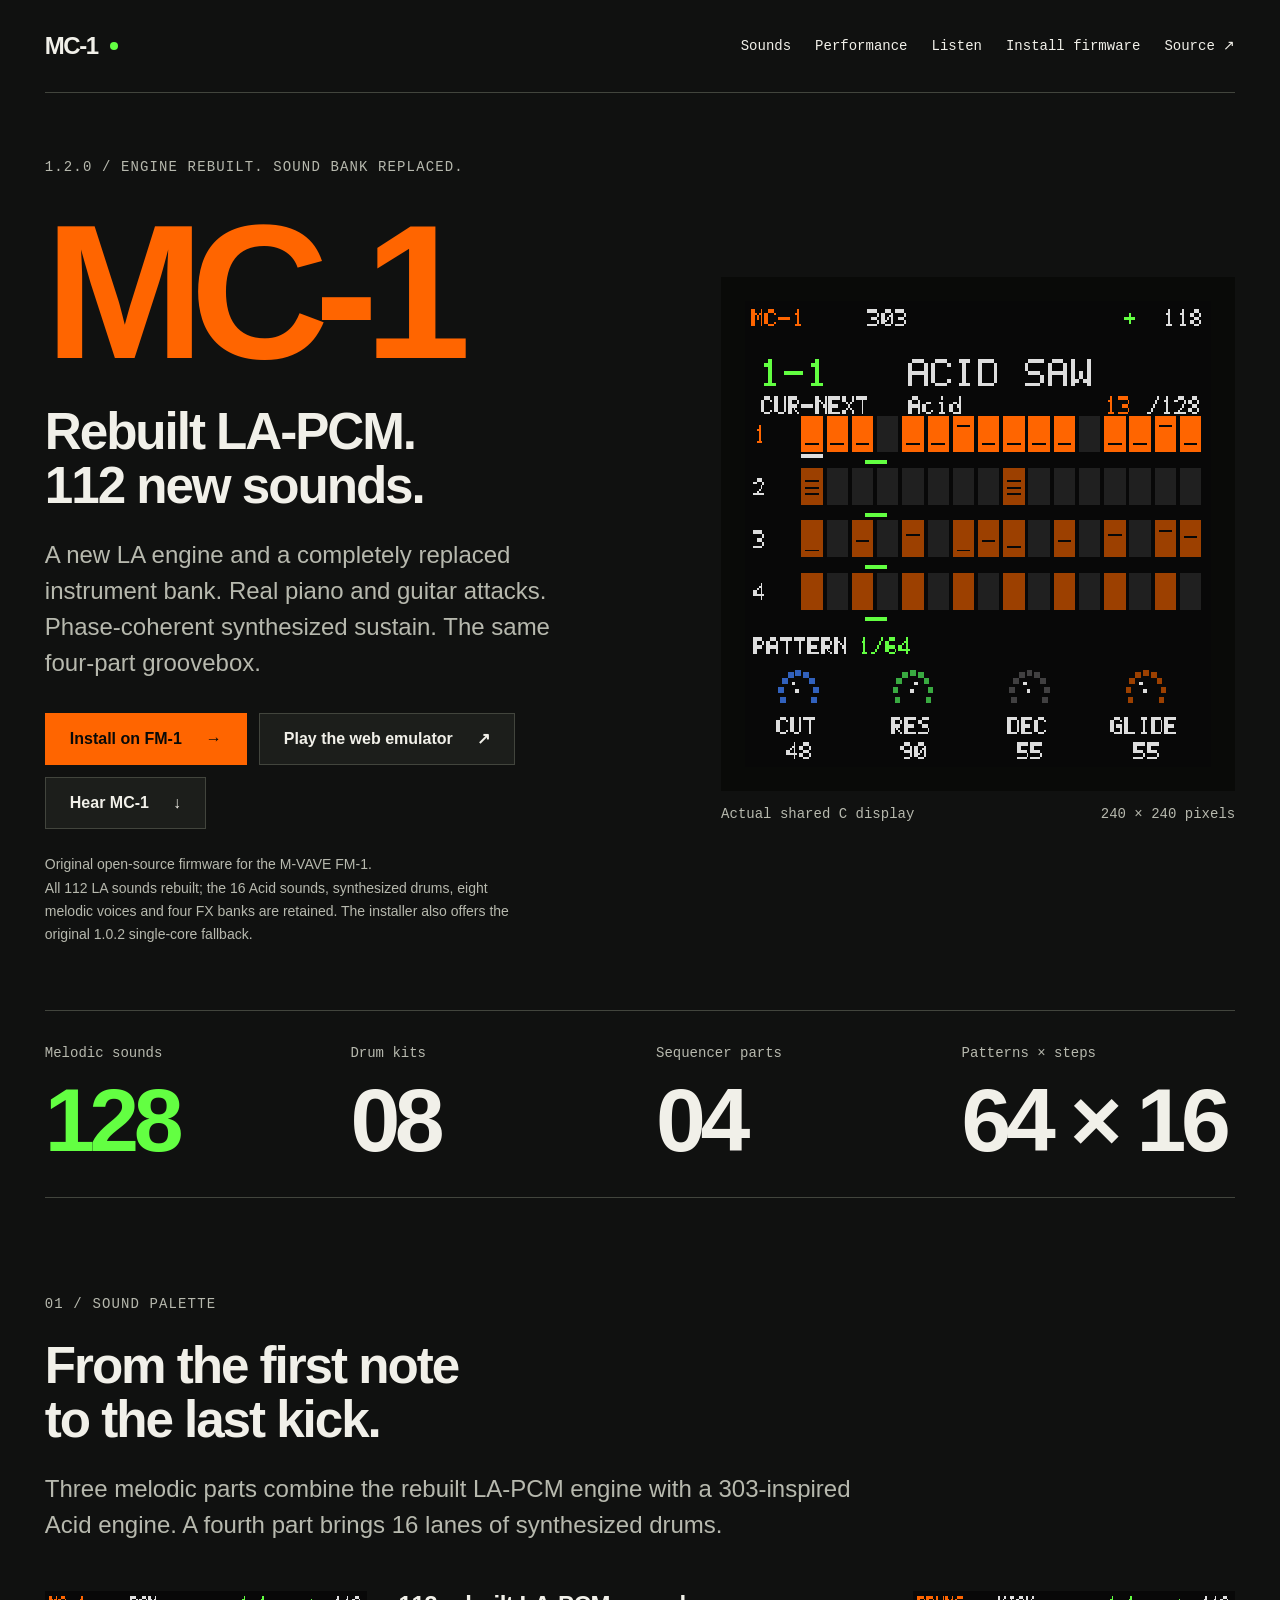
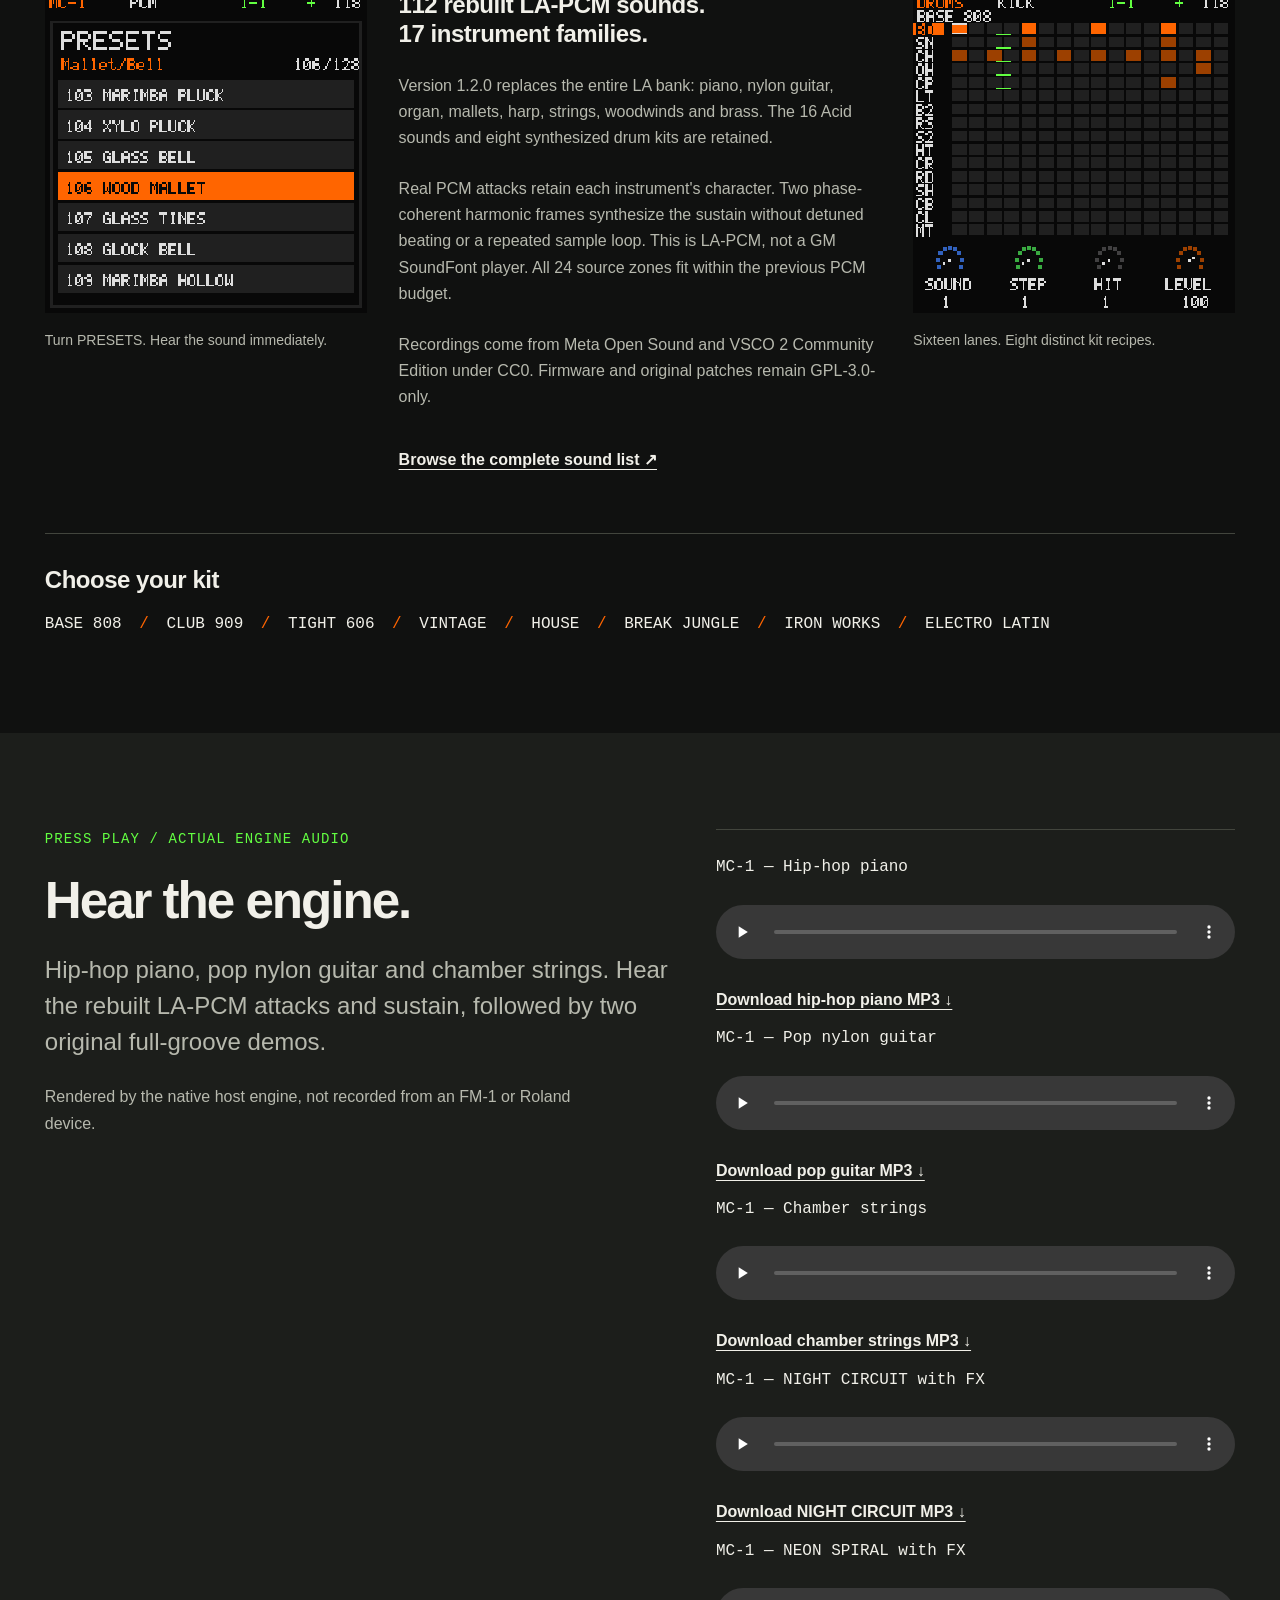
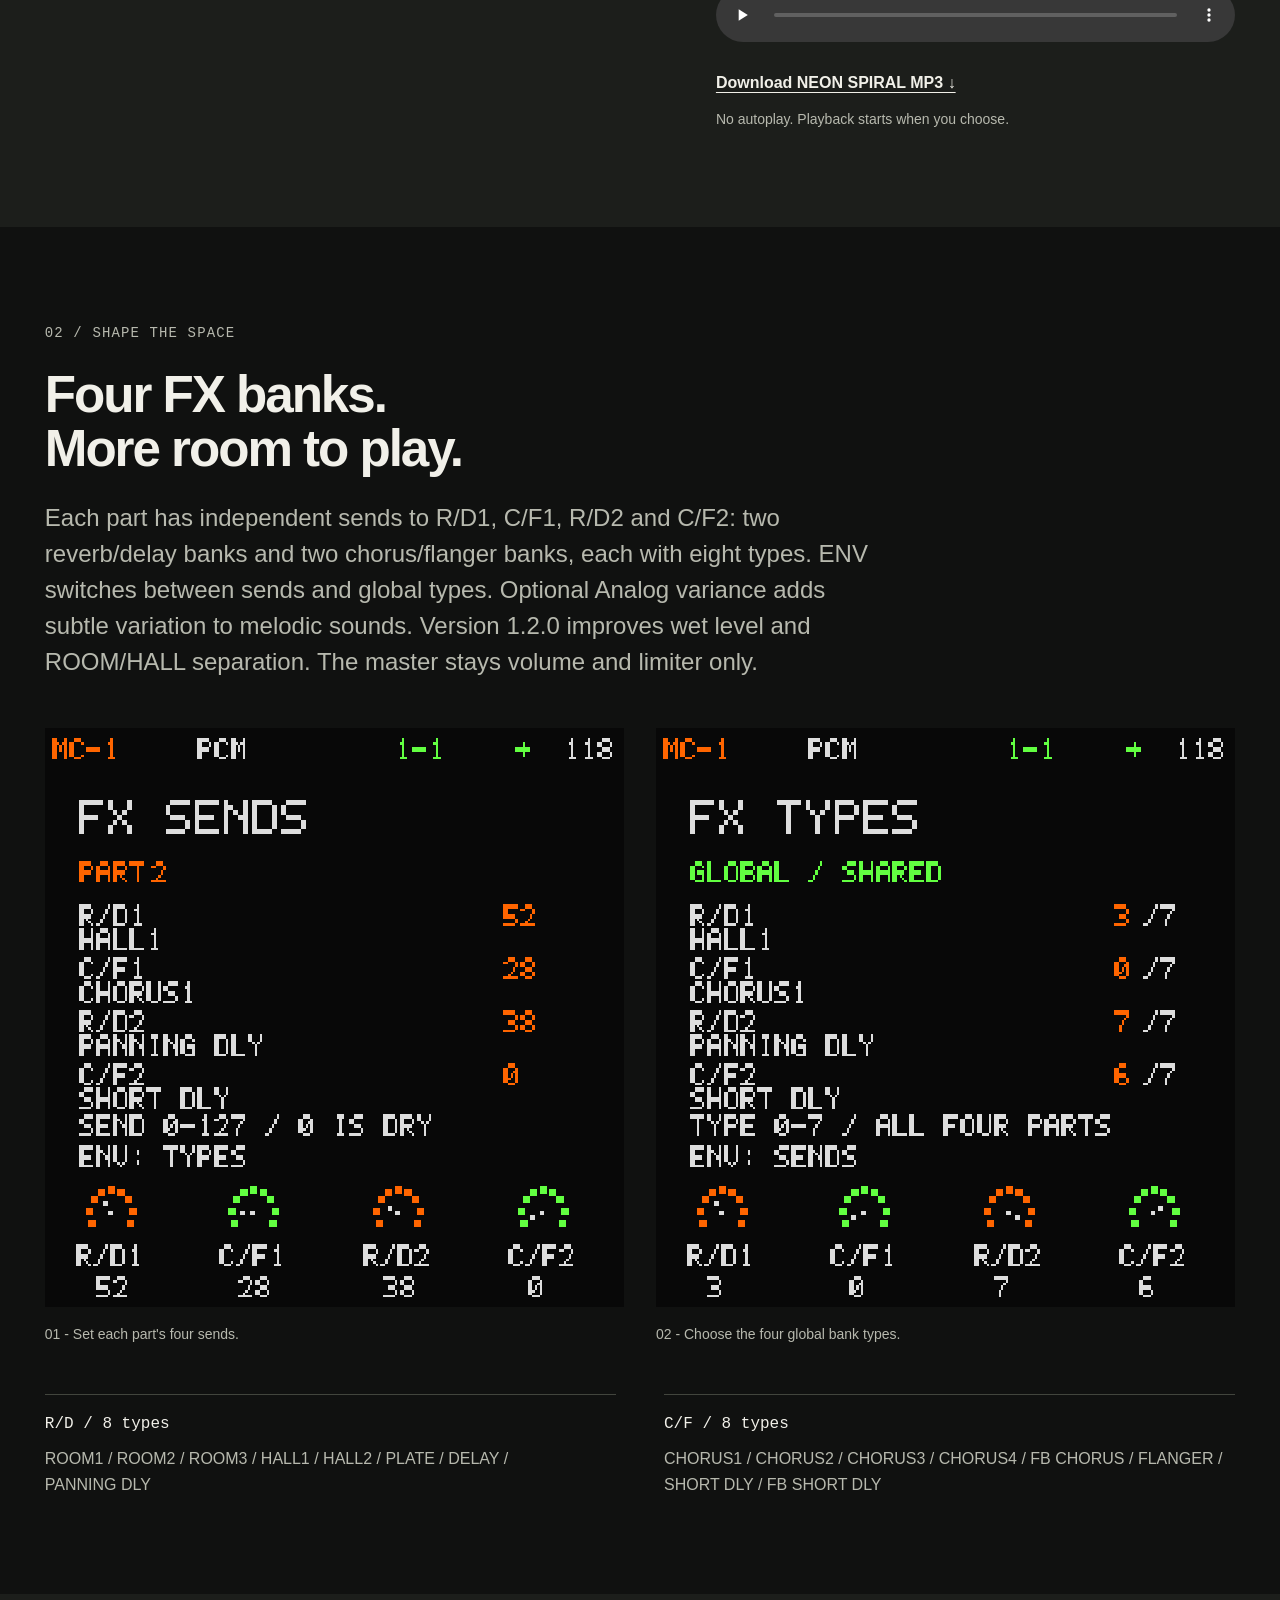
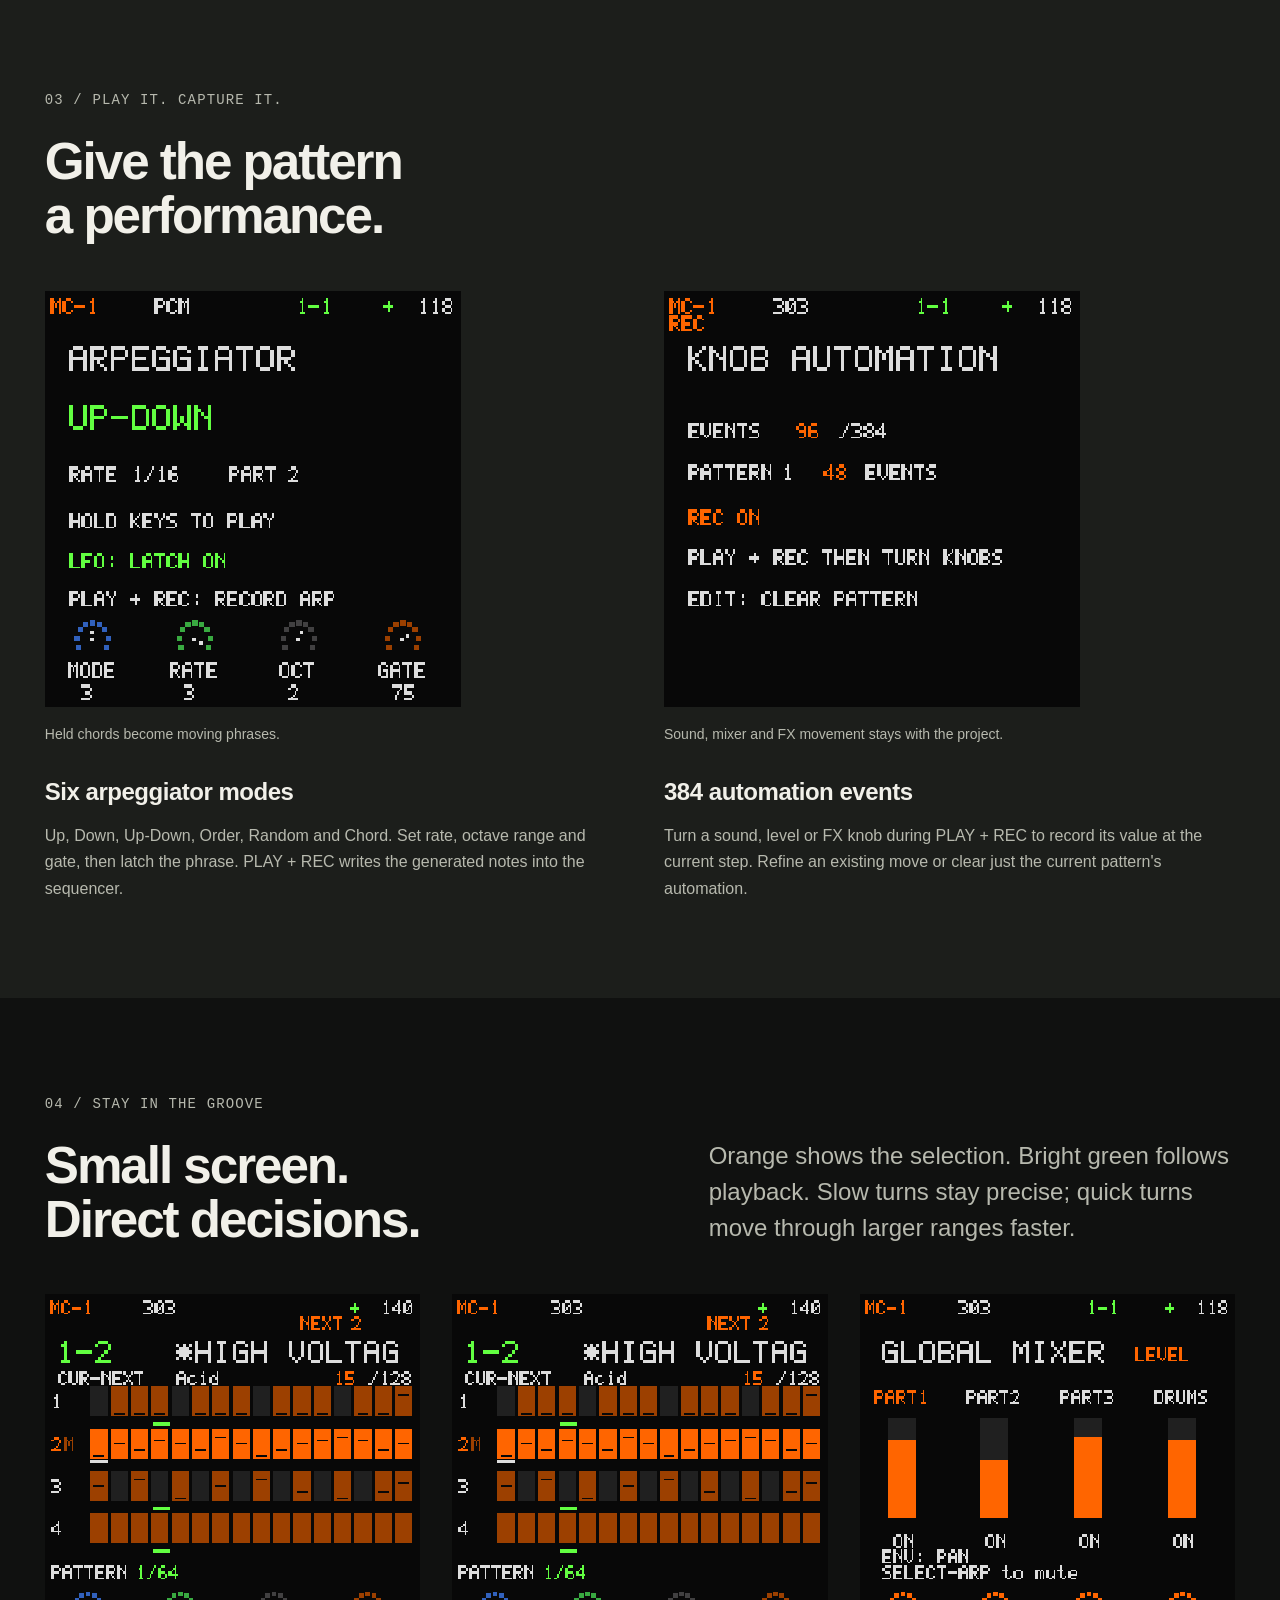
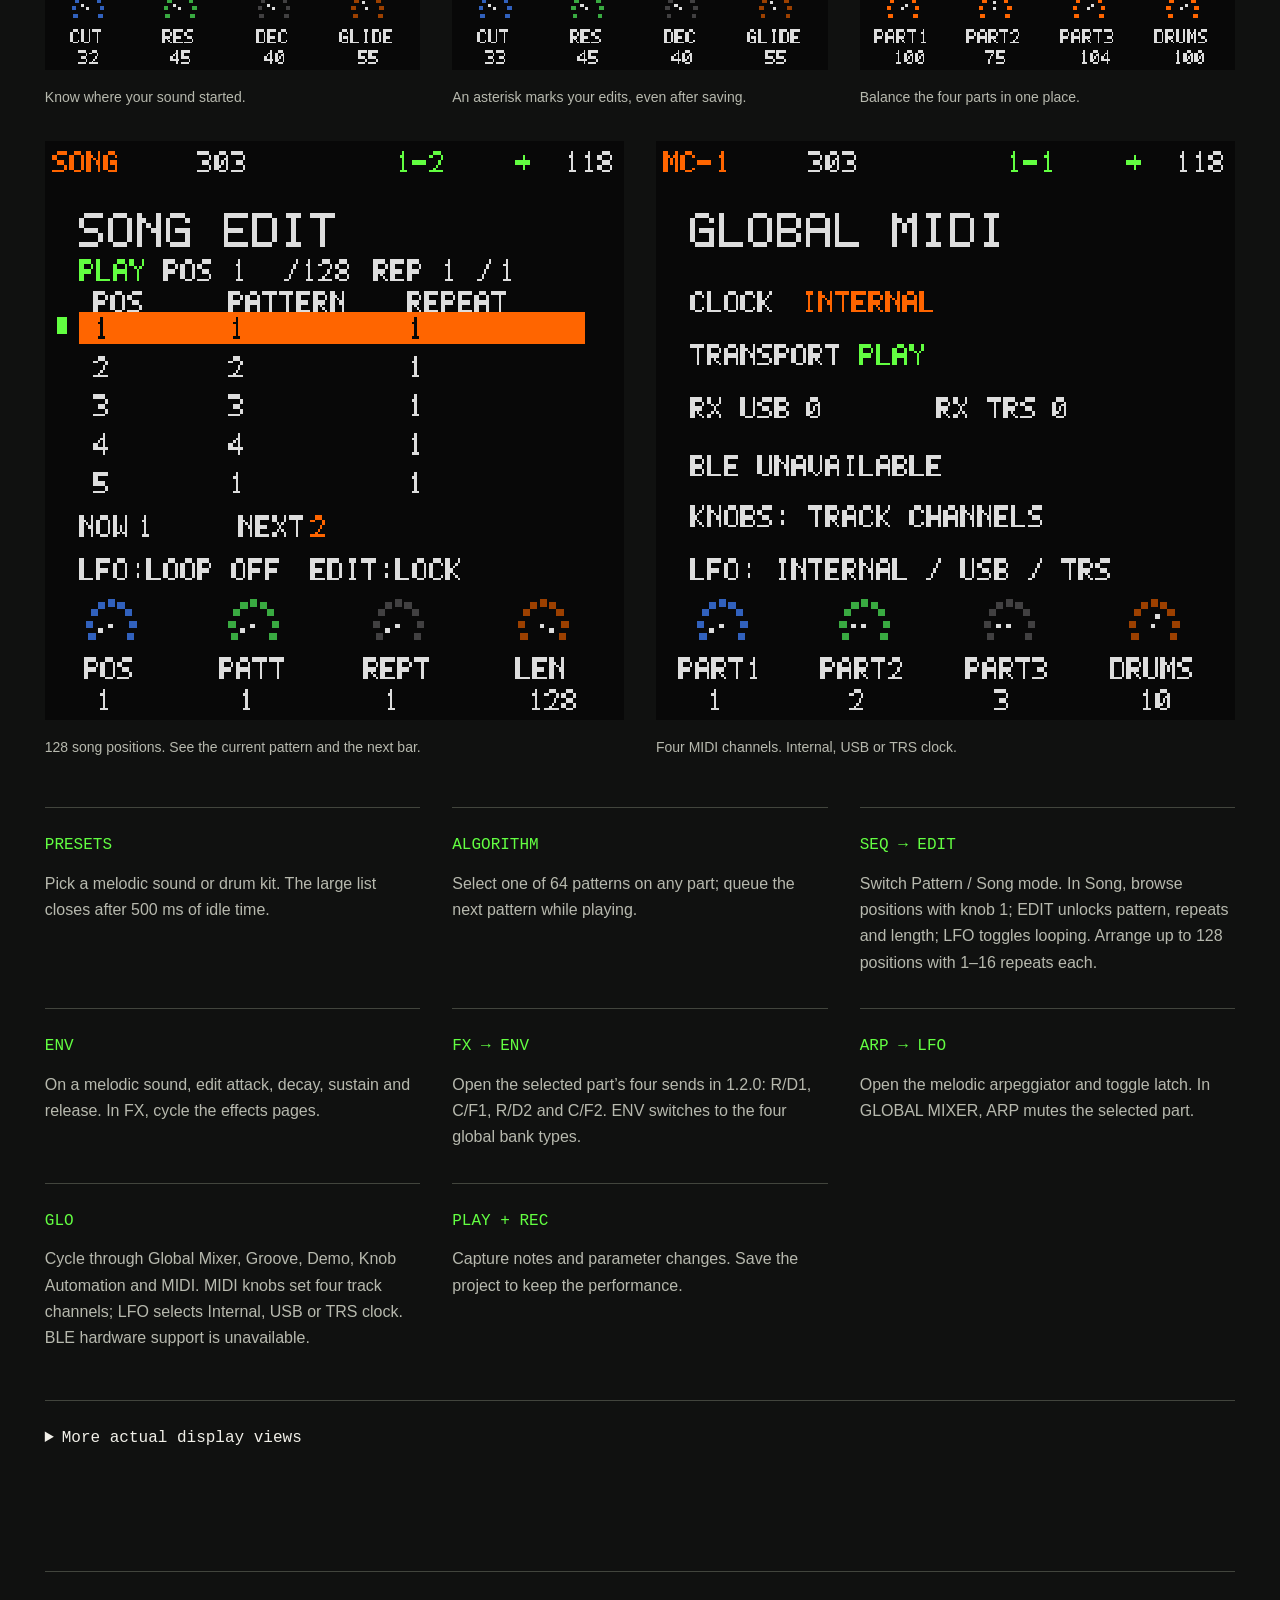
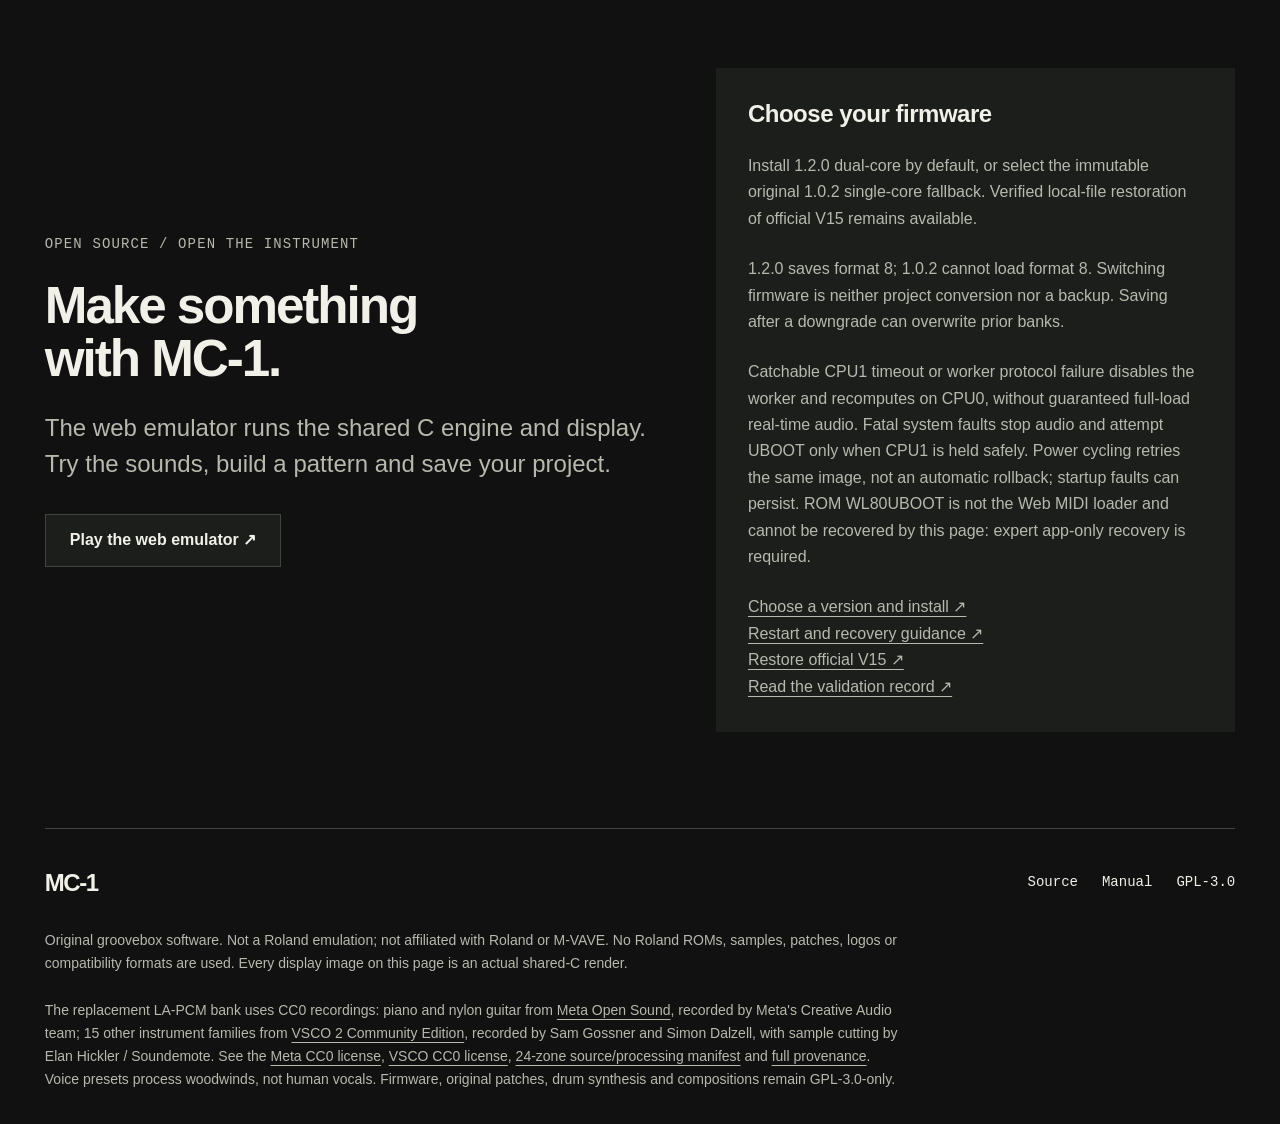
<file: site/index.html>
<!doctype html>
<!-- SPDX-License-Identifier: GPL-3.0-only -->
<html lang="en">
<head>
  <meta charset="utf-8">
  <meta name="viewport" content="width=device-width, initial-scale=1">
  <meta name="theme-color" content="#101110">
  <meta name="description" content="MC-1 1.2.0 rebuilds the LA-PCM engine and replaces all 112 LA sounds. Hear real piano and guitar attacks with phase-coherent synthesized sustain in an open-source FM-1 groovebox.">
  <meta property="og:title" content="MC-1 1.2.0 — Rebuilt LA-PCM. 112 new sounds.">
  <meta property="og:description" content="MC-1 1.2.0 replaces all 112 LA sounds with recorded attacks and phase-coherent synthesized sustain. Eight melodic voices, six drum voices and four FX banks remain. Original 1.0.2 single-core fallback available.">
  <meta property="og:type" content="website">
  <meta property="og:url" content="https://dspaudio.github.io/mc-1/">
  <meta property="og:image" content="https://dspaudio.github.io/mc-1/assets/screens/v1-home.png">
  <link rel="canonical" href="https://dspaudio.github.io/mc-1/">
  <link rel="icon" href="assets/favicon.svg" type="image/svg+xml">
  <link rel="stylesheet" href="styles.css?v=1.2.0">
  <title>MC-1 1.2.0 — Rebuilt LA-PCM. 112 new sounds.</title>
</head>
<body>
  <a class="skip" href="#main">Skip to content</a>
  <header class="masthead shell">
    <a class="wordmark" href="#main" aria-label="MC-1 home">MC-1<span class="status-dot" aria-hidden="true"></span></a>
    <nav aria-label="Main navigation">
      <a href="#sounds">Sounds</a><a href="#performance">Performance</a><a href="#listen">Listen</a><a href="install.html">Install firmware</a><a href="https://github.com/dspaudio/mc-1">Source ↗</a>
    </nav>
  </header>
  <main id="main">
    <section class="hero shell" aria-labelledby="hero-title">
      <div class="hero-copy">
        <p class="eyebrow">1.2.0 / Engine rebuilt. Sound bank replaced.</p>
        <h1 id="hero-title">MC-1</h1>
        <p class="hero-line">Rebuilt LA-PCM.<br>112 new sounds.</p>
        <p class="lead">A new LA engine and a completely replaced instrument bank. Real piano and guitar attacks. Phase-coherent synthesized sustain. The same four-part groovebox.</p>
        <div class="actions">
          <a class="button primary" href="install.html">Install on FM-1 <span aria-hidden="true">→</span></a>
          <a class="button secondary" href="https://dspaudio.github.io/mc-1-web/">Play the web emulator <span aria-hidden="true">↗</span></a>
          <a class="button secondary" href="#listen">Hear MC-1 <span aria-hidden="true">↓</span></a>
        </div>
        <p class="hero-note">Original open-source firmware for the M-VAVE FM-1.<br>All 112 LA sounds rebuilt; the 16 Acid sounds, synthesized drums, eight melodic voices and four FX banks are retained. The installer also offers the original 1.0.2 single-core fallback.</p>
      </div>
      <figure class="hero-screen">
        <div class="screen-frame"><img src="assets/screens/v1-home.png" width="240" height="240" fetchpriority="high" alt="Actual MC-1 display playing ACID SAW: four pattern rows, orange notes, green active steps and four sound controls."></div>
        <figcaption><span>Actual shared C display</span><span>240 × 240 pixels</span></figcaption>
      </figure>
    </section>

    <dl class="spec-strip shell" aria-label="At a glance">
      <div><dt>Melodic sounds</dt><dd>128</dd></div><div><dt>Drum kits</dt><dd>08</dd></div><div><dt>Sequencer parts</dt><dd>04</dd></div><div><dt>Patterns × steps</dt><dd>64 × 16</dd></div>
    </dl>

    <section id="sounds" class="section shell" aria-labelledby="sounds-title">
      <div class="section-heading"><p class="eyebrow">01 / Sound palette</p><h2 id="sounds-title">From the first note<br>to the last kick.</h2><p class="lead">Three melodic parts combine the rebuilt LA-PCM engine with a 303-inspired Acid engine. A fourth part brings 16 lanes of synthesized drums.</p></div>
      <div class="sound-layout">
        <figure class="screen-figure"><img src="assets/screens/v1-presets.png" width="240" height="240" loading="lazy" alt="Actual MC-1 PRESETS browser with WOOD MALLET selected in orange, number 106 of 128."><figcaption>Turn PRESETS. Hear the sound immediately.</figcaption></figure>
        <div class="sound-copy"><h3>112 rebuilt LA-PCM sounds.<br>17 instrument families.</h3><p>Version 1.2.0 replaces the entire LA bank: piano, nylon guitar, organ, mallets, harp, strings, woodwinds and brass. The 16 Acid sounds and eight synthesized drum kits are retained.</p><p>Real PCM attacks retain each instrument's character. Two phase-coherent harmonic frames synthesize the sustain without detuned beating or a repeated sample loop. This is LA-PCM, not a GM SoundFont player. All 24 source zones fit within the previous PCM budget.</p><p>Recordings come from Meta Open Sound and VSCO 2 Community Edition under CC0. Firmware and original patches remain GPL-3.0-only.</p><a class="text-link" href="https://github.com/dspaudio/mc-1/blob/main/docs/PRESETS.md">Browse the complete sound list ↗</a></div>
        <figure class="screen-figure"><img src="assets/screens/v1-drums.png" width="240" height="240" loading="lazy" alt="Actual MC-1 drum grid with kit, lane controls and active playback."><figcaption>Sixteen lanes. Eight distinct kit recipes.</figcaption></figure>
      </div>
      <div class="kit-line"><h3>Choose your kit</h3><p><span class="keep-together">BASE 808 <span>/</span></span> <span class="keep-together">CLUB 909 <span>/</span></span> <span class="keep-together">TIGHT 606 <span>/</span></span> <span class="keep-together">VINTAGE <span>/</span></span> <span class="keep-together">HOUSE <span>/</span></span> <span class="keep-together">BREAK JUNGLE <span>/</span></span> <span class="keep-together">IRON WORKS <span>/</span></span> <span class="keep-together">ELECTRO LATIN</span></p></div>
    </section>

    <section id="listen" class="listening section" aria-labelledby="listen-title">
      <div class="shell listening-grid">
        <div><p class="eyebrow">Press play / Actual engine audio</p><h2 id="listen-title">Hear the engine.</h2><p class="lead">Hip-hop piano, pop nylon guitar and chamber strings. Hear the rebuilt LA-PCM attacks and sustain, followed by two original full-groove demos.</p><p>Rendered by the native host engine, not recorded from an FM-1 or Roland device.</p></div>
        <div class="audio-block">
          <p class="audio-label" id="hiphop-title">MC-1 — Hip-hop piano</p><audio controls preload="none" aria-labelledby="hiphop-title"><source src="audio/mc-1-hip-hop-piano.mp3?v=1.2.0" type="audio/mpeg">Use the MP3 download below.</audio><a class="text-link" href="audio/mc-1-hip-hop-piano.mp3?v=1.2.0" download>Download hip-hop piano MP3 ↓</a>
          <p class="audio-label" id="pop-title">MC-1 — Pop nylon guitar</p><audio controls preload="none" aria-labelledby="pop-title"><source src="audio/mc-1-pop-guitar.mp3?v=1.2.0" type="audio/mpeg">Use the MP3 download below.</audio><a class="text-link" href="audio/mc-1-pop-guitar.mp3?v=1.2.0" download>Download pop guitar MP3 ↓</a>
          <p class="audio-label" id="strings-title">MC-1 — Chamber strings</p><audio controls preload="none" aria-labelledby="strings-title"><source src="audio/mc-1-chamber-strings.mp3?v=1.2.0" type="audio/mpeg">Use the MP3 download below.</audio><a class="text-link" href="audio/mc-1-chamber-strings.mp3?v=1.2.0" download>Download chamber strings MP3 ↓</a>
          <p class="audio-label" id="night-audio-title">MC-1 — NIGHT CIRCUIT with FX</p><audio controls preload="none" aria-labelledby="night-audio-title"><source src="audio/mc-1-night-circuit-fx.mp3?v=1.2.0" type="audio/mpeg">Your browser does not support embedded audio. Use the MP3 download below.</audio><a class="text-link" href="audio/mc-1-night-circuit-fx.mp3?v=1.2.0" download>Download NIGHT CIRCUIT MP3 ↓</a>
          <p class="audio-label" id="audio-title">MC-1 — NEON SPIRAL with FX</p><audio controls preload="none" aria-labelledby="audio-title"><source src="audio/mc-1-neon-spiral-fx.mp3?v=1.2.0" type="audio/mpeg">Your browser does not support embedded audio. Use the MP3 download below.</audio><a class="text-link" href="audio/mc-1-neon-spiral-fx.mp3?v=1.2.0" download>Download NEON SPIRAL MP3 ↓</a><p class="small">No autoplay. Playback starts when you choose.</p>
        </div>
      </div>
    </section>

    <section class="section shell" aria-labelledby="fx-title">
      <div class="section-heading wide"><p class="eyebrow">02 / Shape the space</p><h2 id="fx-title">Four FX banks.<br>More room to play.</h2><p class="lead">Each part has independent sends to R/D1, C/F1, R/D2 and C/F2: two reverb/delay banks and two chorus/flanger banks, each with eight types. ENV switches between sends and global types. Optional Analog variance adds subtle variation to melodic sounds. Version 1.2.0 improves wet level and ROOM/HALL separation. The master stays volume and limiter only.</p></div>
      <div class="screen-grid two">
        <figure class="screen-figure"><img src="assets/screens/v1-fx-sends.png" width="240" height="240" loading="lazy" alt="Actual MC-1 FX SENDS page with four independent bank amounts for the selected part."><figcaption>01 - Set each part's four sends.</figcaption></figure>
        <figure class="screen-figure"><img src="assets/screens/v1-fx-types.png" width="240" height="240" loading="lazy" alt="Actual MC-1 FX TYPES page selecting the four shared R/D and C/F algorithms."><figcaption>02 - Choose the four global bank types.</figcaption></figure>
      </div>
      <dl class="effects-list"><div><dt>R/D / 8 types</dt><dd><span class="keep-together">ROOM1 /</span> <span class="keep-together">ROOM2 /</span> <span class="keep-together">ROOM3 /</span> <span class="keep-together">HALL1 /</span> <span class="keep-together">HALL2 /</span> <span class="keep-together">PLATE /</span> <span class="keep-together">DELAY /</span> <span class="keep-together">PANNING DLY</span></dd></div><div><dt>C/F / 8 types</dt><dd><span class="keep-together">CHORUS1 /</span> <span class="keep-together">CHORUS2 /</span> <span class="keep-together">CHORUS3 /</span> <span class="keep-together">CHORUS4 /</span> <span class="keep-together">FB CHORUS /</span> <span class="keep-together">FLANGER /</span> <span class="keep-together">SHORT DLY /</span> <span class="keep-together">FB SHORT DLY</span></dd></div></dl>
    </section>

    <section id="performance" class="performance section" aria-labelledby="performance-title">
      <div class="shell">
        <div class="section-heading"><p class="eyebrow">03 / Play it. Capture it.</p><h2 id="performance-title">Give the pattern<br>a performance.</h2></div>
        <div class="performance-grid">
          <article><figure class="screen-figure"><img src="assets/screens/v1-arp.png" width="240" height="240" loading="lazy" alt="Actual MC-1 arpeggiator with mode, rate, octave range and gate controls."><figcaption>Held chords become moving phrases.</figcaption></figure><h3>Six arpeggiator modes</h3><p>Up, Down, Up-Down, Order, Random and Chord. Set rate, octave range and gate, then latch the phrase. PLAY + REC writes the generated notes into the sequencer.</p></article>
          <article><figure class="screen-figure"><img src="assets/screens/v1-automation.png" width="240" height="240" loading="lazy" alt="Actual MC-1 KNOB AUTOMATION display with project capacity and current-pattern usage."><figcaption>Sound, mixer and FX movement stays with the project.</figcaption></figure><h3>384 automation events</h3><p>Turn a sound, level or FX knob during PLAY + REC to record its value at the current step. Refine an existing move or clear just the current pattern's automation.</p></article>
        </div>
      </div>
    </section>

    <section class="section shell" aria-labelledby="workflow-title">
      <div class="workflow-heading"><div><p class="eyebrow">04 / Stay in the groove</p><h2 id="workflow-title">Small screen.<br>Direct decisions.</h2></div><p class="lead">Orange shows the selection. Bright green follows playback. Slow turns stay precise; quick turns move through larger ranges faster.</p></div>
      <div class="screen-grid three">
        <figure class="screen-figure"><img src="assets/screens/neon-spiral-origin.png" width="240" height="240" loading="lazy" alt="NEON SPIRAL demo sound retaining its source preset name on the home display."><figcaption>Know where your sound started.</figcaption></figure>
        <figure class="screen-figure"><img src="assets/screens/preset-origin-star.png" width="240" height="240" loading="lazy" alt="An edited sound showing its original preset name with an asterisk."><figcaption>An asterisk marks your edits, even after saving.</figcaption></figure>
        <figure class="screen-figure"><img src="assets/screens/v1-mixer.png" width="240" height="240" loading="lazy" alt="Actual MC-1 GLOBAL MIXER display with four part levels."><figcaption>Balance the four parts in one place.</figcaption></figure>
      </div>
      <div class="screen-grid two">
        <figure class="screen-figure"><img src="assets/screens/v1-song.png" width="240" height="240" loading="lazy" alt="Actual MC-1 SONG EDIT page with position, pattern, repeat and length controls."><figcaption>128 song positions. See the current pattern and the next bar.</figcaption></figure>
        <figure class="screen-figure"><img src="assets/screens/v1-midi.png" width="240" height="240" loading="lazy" alt="Actual MC-1 GLOBAL MIDI display with Internal clock, receive counters, four track channels and BLE unavailable."><figcaption>Four MIDI channels. Internal, USB or TRS clock.</figcaption></figure>
      </div>
      <dl class="control-guide"><div><dt>PRESETS</dt><dd>Pick a melodic sound or drum kit. The large list closes after 500 ms of idle time.</dd></div><div><dt>ALGORITHM</dt><dd>Select one of 64 patterns on any part; queue the next pattern while playing.</dd></div><div><dt>SEQ → EDIT</dt><dd>Switch Pattern / Song mode. In Song, browse positions with knob 1; EDIT unlocks pattern, repeats and length; LFO toggles looping. Arrange up to 128 positions with 1–16 repeats each.</dd></div><div><dt>ENV</dt><dd>On a melodic sound, edit attack, decay, sustain and release. In FX, cycle the effects pages.</dd></div><div><dt>FX → ENV</dt><dd>Open the selected part’s four sends in 1.2.0: R/D1, C/F1, R/D2 and C/F2. ENV switches to the four global bank types.</dd></div><div><dt>ARP → LFO</dt><dd>Open the melodic arpeggiator and toggle latch. In GLOBAL MIXER, ARP mutes the selected part.</dd></div><div><dt>GLO</dt><dd>Cycle through Global Mixer, Groove, Demo, Knob Automation and MIDI. MIDI knobs set four track channels; LFO selects Internal, USB or TRS clock. BLE hardware support is unavailable.</dd></div><div><dt>PLAY + REC</dt><dd>Capture notes and parameter changes. Save the project to keep the performance.</dd></div></dl>
      <details class="extra-screens"><summary>More actual display views</summary><div class="screen-grid two"><figure class="screen-figure"><img src="assets/screens/arp-off.png" width="240" height="240" loading="lazy" alt="The arpeggiator page with mode set to OFF."><figcaption>ARP off — ordinary live playing.</figcaption></figure><figure class="screen-figure"><img src="assets/screens/automation-pattern-cleared.png" width="240" height="240" loading="lazy" alt="Automation page after clearing the current pattern's recorded knob movements."><figcaption>Clear one pattern while retaining the rest.</figcaption></figure></div></details>
    </section>

    <section class="closing section shell" aria-labelledby="try-title"><div><p class="eyebrow">Open source / Open the instrument</p><h2 id="try-title">Make something<br>with MC-1.</h2><p class="lead">The web emulator runs the shared C engine and display. Try the sounds, build a pattern and save your project.</p><a class="button secondary" href="https://dspaudio.github.io/mc-1-web/">Play the web emulator ↗</a></div><aside class="release-note" aria-labelledby="release-title"><h3 id="release-title">Choose your firmware</h3><p>Install 1.2.0 dual-core by default, or select the immutable original 1.0.2 single-core fallback. Verified local-file restoration of official V15 remains available.</p><p>1.2.0 saves format 8; 1.0.2 cannot load format 8. Switching firmware is neither project conversion nor a backup. Saving after a downgrade can overwrite prior banks.</p><p>Catchable CPU1 timeout or worker protocol failure disables the worker and recomputes on CPU0, without guaranteed full-load real-time audio. Fatal system faults stop audio and attempt UBOOT only when CPU1 is held safely. Power cycling retries the same image, not an automatic rollback; startup faults can persist. ROM WL80UBOOT is not the Web MIDI loader and cannot be recovered by this page: expert app-only recovery is required.</p><p><a href="install.html">Choose a version and install ↗</a><br><a href="install.html#recovery-title">Restart and recovery guidance ↗</a><br><a href="install.html#restore-title">Restore official V15 ↗</a><br><a href="https://github.com/dspaudio/mc-1/blob/main/docs/VALIDATION.md">Read the validation record ↗</a></p></aside></section>
  </main>
  <footer class="footer shell">
    <div class="footer-top"><a class="wordmark" href="#main">MC-1</a><nav aria-label="Project resources"><a href="https://github.com/dspaudio/mc-1">Source</a><a href="https://github.com/dspaudio/mc-1/blob/main/README.md">Manual</a><a href="https://github.com/dspaudio/mc-1/blob/main/LICENSE">GPL-3.0</a></nav></div>
    <p>Original groovebox software. Not a Roland emulation; not affiliated with Roland or M-VAVE. No Roland ROMs, samples, patches, logos or compatibility formats are used. Every display image on this page is an actual shared-C render.</p>
    <p>The replacement LA-PCM bank uses CC0 recordings: piano and nylon guitar from <a href="https://github.com/facebookincubator/Meta-open-sound">Meta Open Sound</a>, recorded by Meta's Creative Audio team; 15 other instrument families from <a href="https://github.com/sgossner/VSCO-2-CE">VSCO 2 Community Edition</a>, recorded by Sam Gossner and Simon Dalzell, with sample cutting by Elan Hickler / Soundemote. See the <a href="licenses/CC0-Meta.txt">Meta CC0 license</a>, <a href="licenses/CC0-VSCO.txt">VSCO CC0 license</a>, <a href="hybrid-samples.json">24-zone source/processing manifest</a> and <a href="NOTICE.md">full provenance</a>. Voice presets process woodwinds, not human vocals. Firmware, original patches, drum synthesis and compositions remain GPL-3.0-only.</p>
  </footer>
</body>
</html>
</file>
<file: site/styles.css>
/* SPDX-License-Identifier: GPL-3.0-only */
:root {
  color-scheme: dark;
  --bg: #101110; --panel: #1c1e1b; --ink: #f1f0e9; --muted: #b7b9ae;
  --line: #42453d; --orange: #ff6500; --green: #63ff42; --black: #090a08;
  --s1: .25rem; --s2: .5rem; --s3: .75rem; --s4: 1rem; --s6: 1.5rem;
  --s8: 2rem; --s12: 3rem; --s16: 4rem; --s24: 6rem;
  --body: 1rem; --small: .875rem; --h3: 1.5rem;
  --mono: ui-monospace, SFMono-Regular, Consolas, monospace;
  --measure: 62ch; --content: 80rem;
}
* { box-sizing: border-box; }
body { margin: 0; background: var(--bg); color: var(--ink); font: var(--body)/1.65 Arial, Helvetica, sans-serif; }
a { color: inherit; text-underline-offset: .25em; }
a:hover { text-decoration-thickness: .15em; }
a:active { opacity: .75; }
:focus-visible { outline: 3px solid var(--green); outline-offset: 5px; }
img { display: block; max-width: 100%; height: auto; image-rendering: pixelated; }
figure, dl, dd { margin: 0; }
h1, h2, h3, p { margin: 0; }
p + p { margin-top: var(--s4); }
h2 { font-size: clamp(2rem, 4vw, 3.75rem); line-height: 1.05; letter-spacing: -.04em; }
h3 { font-size: var(--h3); line-height: 1.2; letter-spacing: -.02em; }
p { max-width: var(--measure); }
.shell { width: min(100% - clamp(2rem, 7vw, 6rem), var(--content)); margin-inline: auto; }
.section { padding-block: var(--s24); }
.eyebrow { font: var(--small)/1.5 var(--mono); text-transform: uppercase; letter-spacing: .08em; margin-bottom: var(--s6); color: var(--muted); }
.lead { font-size: clamp(1.25rem, 2vw, 1.5rem); line-height: 1.5; color: var(--muted); }
.small, figcaption { font-size: var(--small); color: var(--muted); }
.skip { position: absolute; inset: var(--s4) auto auto var(--s4); z-index: 2; padding: var(--s4); background: var(--green); color: var(--black); transform: translateY(-200%); }
.skip:focus { transform: none; }
.masthead, .footer-top { display: flex; align-items: center; justify-content: space-between; gap: var(--s6); flex-wrap: wrap; }
.masthead { padding-block: var(--s6); border-bottom: 1px solid var(--line); }
.wordmark { display: inline-flex; align-items: center; gap: var(--s3); min-height: 44px; font-size: var(--h3); font-weight: 900; letter-spacing: -.06em; text-decoration: none; }
.status-dot { width: var(--s2); height: var(--s2); border-radius: 50%; background: var(--green); }
nav { display: flex; flex-wrap: wrap; gap: var(--s2) var(--s6); }
nav a { display: inline-flex; align-items: center; min-height: 44px; font: var(--small)/1.5 var(--mono); text-decoration: none; }
nav a:hover { text-decoration: underline; }
.hero { display: grid; gap: var(--s12); padding-block: var(--s16); align-items: center; }
.hero h1 { font-size: clamp(6rem, 15vw, 13rem); line-height: .85; letter-spacing: -.075em; margin: var(--s8) 0; color: var(--orange); }
.hero-line { font-size: clamp(2rem, 4vw, 3.75rem); line-height: 1.05; font-weight: 700; letter-spacing: -.04em; }
.hero .lead { margin-top: var(--s6); max-width: 38ch; }
.actions { display: flex; flex-wrap: wrap; gap: var(--s3); margin-block: var(--s8) var(--s6); }
.button { display: inline-flex; align-items: center; justify-content: space-between; gap: var(--s6); min-height: 52px; padding: var(--s3) var(--s6); font-weight: 700; text-decoration: none; border: 1px solid var(--line); }
.button:hover { opacity: .85; }
.primary { background: var(--orange); color: var(--black); border-color: transparent; }
.secondary { background: var(--panel); }
.hero-note { font-size: var(--small); color: var(--muted); }
.hero-screen { width: 100%; max-width: 34rem; justify-self: center; }
.screen-frame { background: var(--black); padding: var(--s6); }
.hero-screen img { width: 100%; }
.hero-screen figcaption { display: flex; justify-content: space-between; flex-wrap: wrap; gap: var(--s2); margin-top: var(--s3); font-family: var(--mono); }
.spec-strip { display: grid; grid-template-columns: repeat(2, minmax(0, 1fr)); border-top: 1px solid var(--line); border-bottom: 1px solid var(--line); gap: var(--s8); padding-block: var(--s8); }
.spec-strip dt { font: var(--small)/1.5 var(--mono); color: var(--muted); }
.spec-strip dd { font-size: clamp(3rem, 7vw, 6rem); line-height: 1; font-weight: 700; letter-spacing: -.06em; margin-top: var(--s3); }
.spec-strip div:first-child dd { color: var(--green); }
.section-heading { max-width: 51rem; margin-bottom: var(--s12); }
.section-heading .lead { margin-top: var(--s6); }
.section-heading.wide { max-width: 64rem; }
.sound-layout { display: grid; gap: var(--s8); align-items: start; }
.screen-figure { min-width: 0; }
.screen-figure img { width: 100%; background: var(--black); }
.screen-figure figcaption { margin-top: var(--s4); }
.sound-copy { align-self: center; }
.sound-copy p, .sound-copy .text-link { margin-top: var(--s6); }
.sound-copy p { color: var(--muted); }
.text-link { display: inline-block; padding-block: var(--s3); font-weight: 700; }
.kit-line { margin-top: var(--s12); padding-top: var(--s8); border-top: 1px solid var(--line); display: grid; gap: var(--s4); }
.kit-line p { max-width: none; font-family: var(--mono); }
.kit-line span span { color: var(--orange); margin-inline: var(--s2); }
.keep-together { white-space: nowrap; }
.listening, .performance { background: var(--panel); }
.listening-grid { display: grid; gap: var(--s12); align-items: start; }
.listening .eyebrow { color: var(--green); }
.listening .lead { margin-block: var(--s6); }
.listening p:not(.lead):not(.eyebrow):not(.audio-label) { color: var(--muted); }
.audio-block { min-width: 0; border-top: 1px solid var(--line); padding-top: var(--s6); }
.audio-label { font-family: var(--mono); margin-bottom: var(--s6); }
audio { display: block; width: 100%; min-width: 0; }
.audio-block .text-link { margin-top: var(--s4); }
.screen-grid { display: grid; gap: var(--s8); }
.screen-grid + .screen-grid { margin-top: var(--s8); }
.effects-list { display: grid; gap: var(--s6) var(--s12); margin-top: var(--s12); }
.effects-list div { border-top: 1px solid var(--line); padding-top: var(--s4); }
.effects-list dt { font-family: var(--mono); margin-bottom: var(--s2); }
.effects-list dd { color: var(--muted); }
.performance-grid { display: grid; gap: var(--s12); }
.performance-grid .screen-figure { max-width: 26rem; }
.performance-grid h3 { margin-top: var(--s8); }
.performance-grid p { color: var(--muted); margin-top: var(--s4); }
.workflow-heading { display: grid; gap: var(--s8); align-items: end; margin-bottom: var(--s12); }
.control-guide { margin-top: var(--s12); display: grid; gap: var(--s8); }
.control-guide div { border-top: 1px solid var(--line); padding-top: var(--s6); }
.control-guide dt { font-family: var(--mono); color: var(--green); margin-bottom: var(--s3); }
.control-guide dd { color: var(--muted); }
.extra-screens { margin-top: var(--s12); border-top: 1px solid var(--line); }
summary { padding-block: var(--s6); cursor: pointer; font-family: var(--mono); }
summary:hover { text-decoration: underline; }
summary:active { opacity: .75; }
.extra-screens .screen-grid { max-width: 40rem; padding-bottom: var(--s8); }
.closing { border-top: 1px solid var(--line); display: grid; gap: var(--s12); align-items: center; }
.closing .lead { margin-block: var(--s6) var(--s8); }
.release-note { padding: var(--s8); background: var(--panel); }
.release-note p { margin-top: var(--s6); color: var(--muted); }
.footer { border-top: 1px solid var(--line); padding-block: var(--s8); }
.footer p { font-size: var(--small); color: var(--muted); max-width: 110ch; margin-top: var(--s6); }
@media (min-width: 700px) {
  .spec-strip { grid-template-columns: repeat(4, minmax(0, 1fr)); }
  .sound-layout { grid-template-columns: repeat(2, minmax(0, 1fr)); }
  .sound-copy { grid-column: 2; grid-row: 1 / 3; }
  .sound-layout > .screen-figure { max-width: 22rem; }
  .three { grid-template-columns: repeat(3, minmax(0, 1fr)); }
  .two, .performance-grid, .effects-list, .control-guide { grid-template-columns: repeat(2, minmax(0, 1fr)); }
}
@media (min-width: 960px) {
  .hero { grid-template-columns: 1.1fr .9fr; }
  .sound-layout { grid-template-columns: .8fr 1.2fr .8fr; }
  .sound-copy { grid-column: auto; grid-row: auto; }
  .listening-grid, .workflow-heading, .closing { grid-template-columns: 1.2fr 1fr; }
  .effects-list { grid-template-columns: repeat(2, minmax(0, 1fr)); }
  .control-guide { grid-template-columns: repeat(3, minmax(0, 1fr)); }
}
@media (max-width: 699px) {
  .section { padding-block: var(--s16); }
  .screen-figure { max-width: 26rem; }
  .hero-screen { max-width: 26rem; }
  .sound-copy { order: -1; }
  .masthead { gap: var(--s2); }
  nav { gap: var(--s2) var(--s4); }
}
@media (prefers-reduced-motion: reduce) { *, *::before, *::after { scroll-behavior: auto !important; } }
</file>
